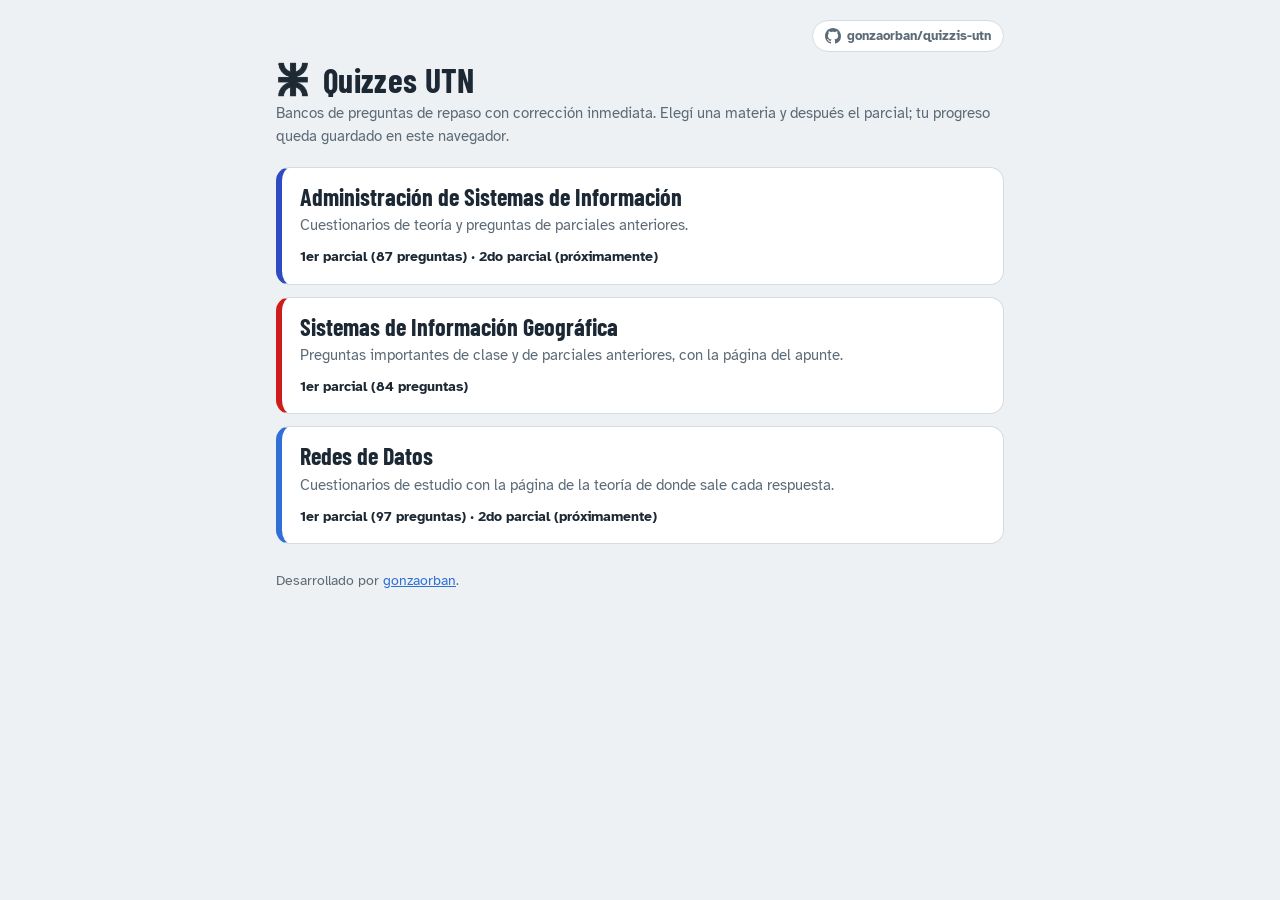
<file: index.html>
<!DOCTYPE html>
<html lang="es">
<head>
<meta charset="utf-8">
<meta name="viewport" content="width=device-width, initial-scale=1, viewport-fit=cover">
<title>Quizzes UTN</title>
<meta name="description" content="Bancos de preguntas de repaso para materias de ISI (UTN FRRe), con corrección inmediata.">
<link rel="preconnect" href="https://fonts.googleapis.com">
<link rel="preconnect" href="https://fonts.gstatic.com" crossorigin>
<link href="https://fonts.googleapis.com/css2?family=Atkinson+Hyperlegible:ital,wght@0,400;0,700;1,400&family=Barlow+Condensed:wght@500;600;700&display=swap" rel="stylesheet">
<link rel="icon" href="favicon.ico" sizes="16x16 32x32 48x48">
<link rel="icon" href="img/favicon-96.png" type="image/png" sizes="96x96">
<link rel="apple-touch-icon" href="apple-touch-icon.png">
<link rel="stylesheet" href="engine/quiz.css">
</head>
<body>
<div class="wrap">
  <div class="topbar end" id="topbar"></div>
  <h1 class="brand"><span class="utn-mark" aria-hidden="true"></span>Quizzes UTN</h1>
  <p class="sub">Bancos de preguntas de repaso con corrección inmediata. Elegí una materia y después el parcial; tu progreso queda guardado en este navegador.</p>
  <ul class="subjects" id="subjects" aria-live="polite"><li class="card empty-state">Cargando materias…</li></ul>
  <footer class="foot">
    <p>Desarrollado por <a href="https://github.com/gonzaorban" target="_blank" rel="noopener noreferrer">gonzaorban</a>.</p>
  </footer>
</div>
<script type="module">
import { esc, repoLink, backToTop } from "./engine/quiz.js";
import { loadSubject, isReady, plural } from "./engine/subject.js";

document.getElementById("topbar").innerHTML = repoLink();
backToTop();

const list = document.getElementById("subjects");

try {
  const res = await fetch("subjects/subjects.json");
  if (!res.ok) throw new Error(`HTTP ${res.status}`);
  const slugs = await res.json();
  const cards = await Promise.all(slugs.map(async (slug) => {
    try {
      const s = await loadSubject(new URL(`subjects/${slug}/`, document.baseURI));
      const exams = s.exams.map((e) => isReady(e)
        ? `${esc(e.name)} (${plural(e.data.questions.length, "pregunta", "preguntas")})`
        : `${esc(e.name)} (próximamente)`);
      return `<li><a class="subject" href="subjects/${esc(slug)}/" style="--sa:${esc(s.accent)}">
        <h2>${esc(s.name)}</h2>
        ${s.description ? `<p>${esc(s.description)}</p>` : ""}
        <p class="counts">${exams.join(" · ")}</p>
      </a></li>`;
    } catch (e) {
      return `<li class="card empty-state">No se pudo cargar «${esc(slug)}» (${esc(e.message)}).</li>`;
    }
  }));
  list.innerHTML = cards.join("");
} catch (e) {
  list.innerHTML = `<li class="card empty-state">No se pudo cargar la lista de materias (${esc(e.message)}).
    Si abriste el archivo directamente, levantá un servidor local: <code>npx serve .</code></li>`;
}
</script>
</body>
</html>
</file>
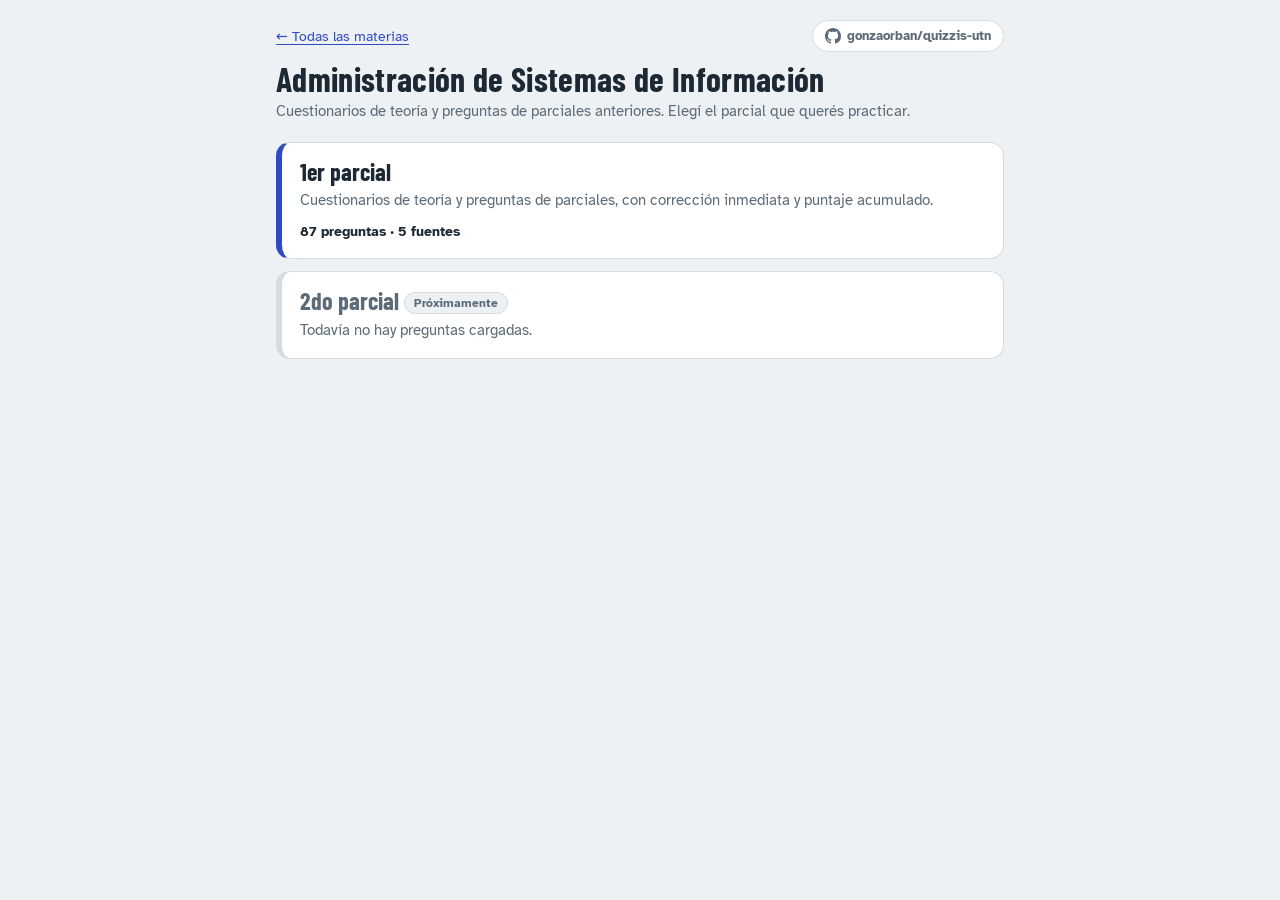
<file: subjects/asi/index.html>
<!DOCTYPE html>
<html lang="es">
<head>
<meta charset="utf-8">
<meta name="viewport" content="width=device-width, initial-scale=1, viewport-fit=cover">
<title>Administración de Sistemas de Información: parciales</title>
<link rel="preconnect" href="https://fonts.googleapis.com">
<link rel="preconnect" href="https://fonts.gstatic.com" crossorigin>
<link href="https://fonts.googleapis.com/css2?family=Atkinson+Hyperlegible:ital,wght@0,400;0,700;1,400&family=Barlow+Condensed:wght@500;600;700&display=swap" rel="stylesheet">
<link rel="icon" href="../../favicon.ico" sizes="16x16 32x32 48x48">
<link rel="icon" href="../../img/favicon-96.png" type="image/png" sizes="96x96">
<link rel="apple-touch-icon" href="../../apple-touch-icon.png">
<link rel="stylesheet" href="../../engine/quiz.css">
<link rel="preload" href="subject.json" as="fetch" crossorigin>
<link rel="modulepreload" href="../../engine/subject.js">
</head>
<body>
<div id="app">
  <div class="wrap" aria-busy="true" aria-label="Cargando parciales">
    <div class="sk sk-title"></div>
    <div class="sk sk-line"></div>
    <div class="card sk-card">
      <div class="sk sk-line short"></div>
      <div class="sk sk-line"></div>
    </div>
  </div>
</div>
<script type="module">
import { initSubject } from "../../engine/subject.js";
initSubject({ slug: "asi" });
</script>
</body>
</html>
</file>
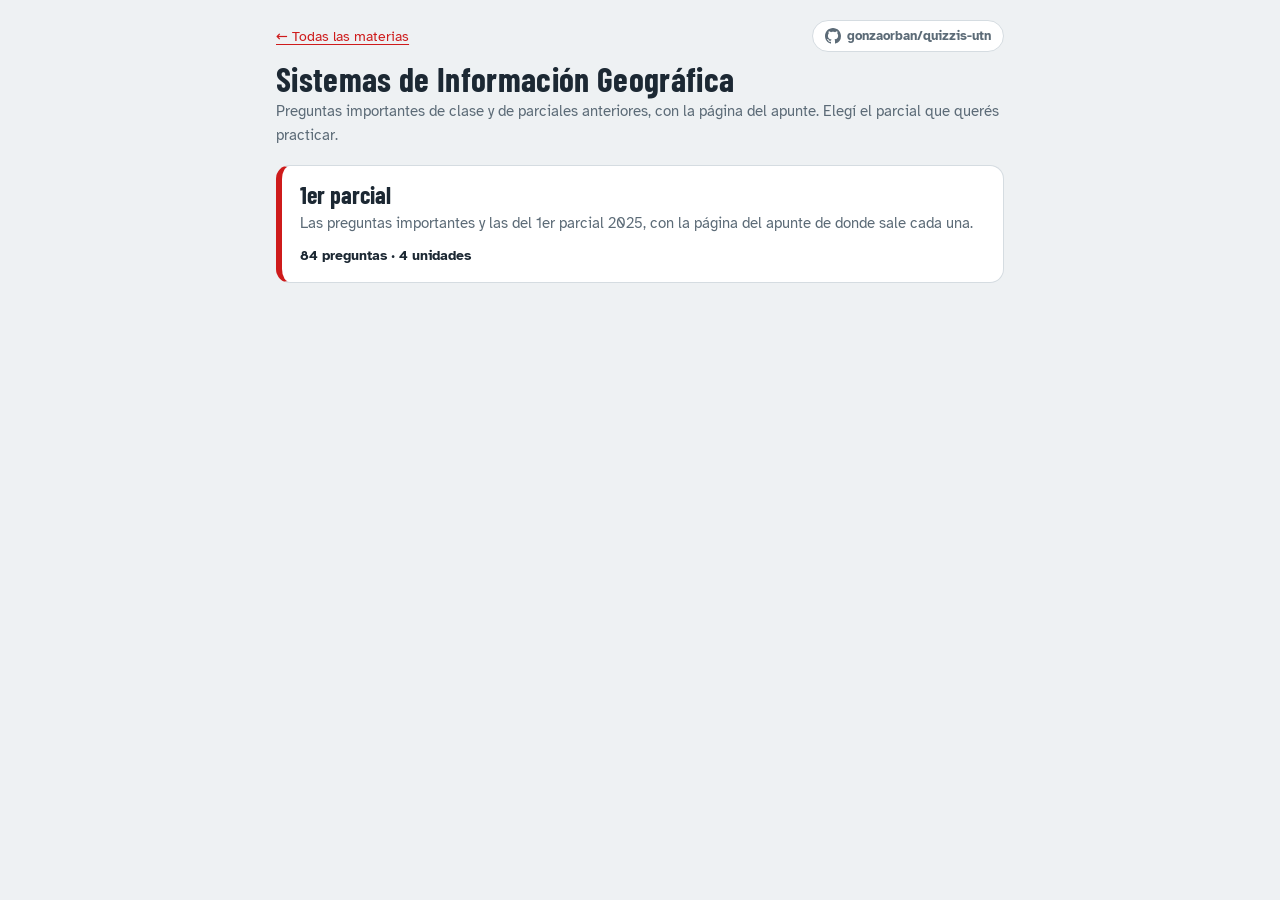
<file: subjects/gis/index.html>
<!DOCTYPE html>
<html lang="es">
<head>
<meta charset="utf-8">
<meta name="viewport" content="width=device-width, initial-scale=1, viewport-fit=cover">
<title>Sistemas de Información Geográfica: parciales</title>
<link rel="preconnect" href="https://fonts.googleapis.com">
<link rel="preconnect" href="https://fonts.gstatic.com" crossorigin>
<link href="https://fonts.googleapis.com/css2?family=Atkinson+Hyperlegible:ital,wght@0,400;0,700;1,400&family=Barlow+Condensed:wght@500;600;700&display=swap" rel="stylesheet">
<link rel="icon" href="../../favicon.ico" sizes="16x16 32x32 48x48">
<link rel="icon" href="../../img/favicon-96.png" type="image/png" sizes="96x96">
<link rel="apple-touch-icon" href="../../apple-touch-icon.png">
<link rel="stylesheet" href="../../engine/quiz.css">
<link rel="preload" href="subject.json" as="fetch" crossorigin>
<link rel="modulepreload" href="../../engine/subject.js">
</head>
<body>
<div id="app">
  <div class="wrap" aria-busy="true" aria-label="Cargando parciales">
    <div class="sk sk-title"></div>
    <div class="sk sk-line"></div>
    <div class="card sk-card">
      <div class="sk sk-line short"></div>
      <div class="sk sk-line"></div>
    </div>
  </div>
</div>
<script type="module">
import { initSubject } from "../../engine/subject.js";
initSubject({ slug: "gis" });
</script>
</body>
</html>
</file>
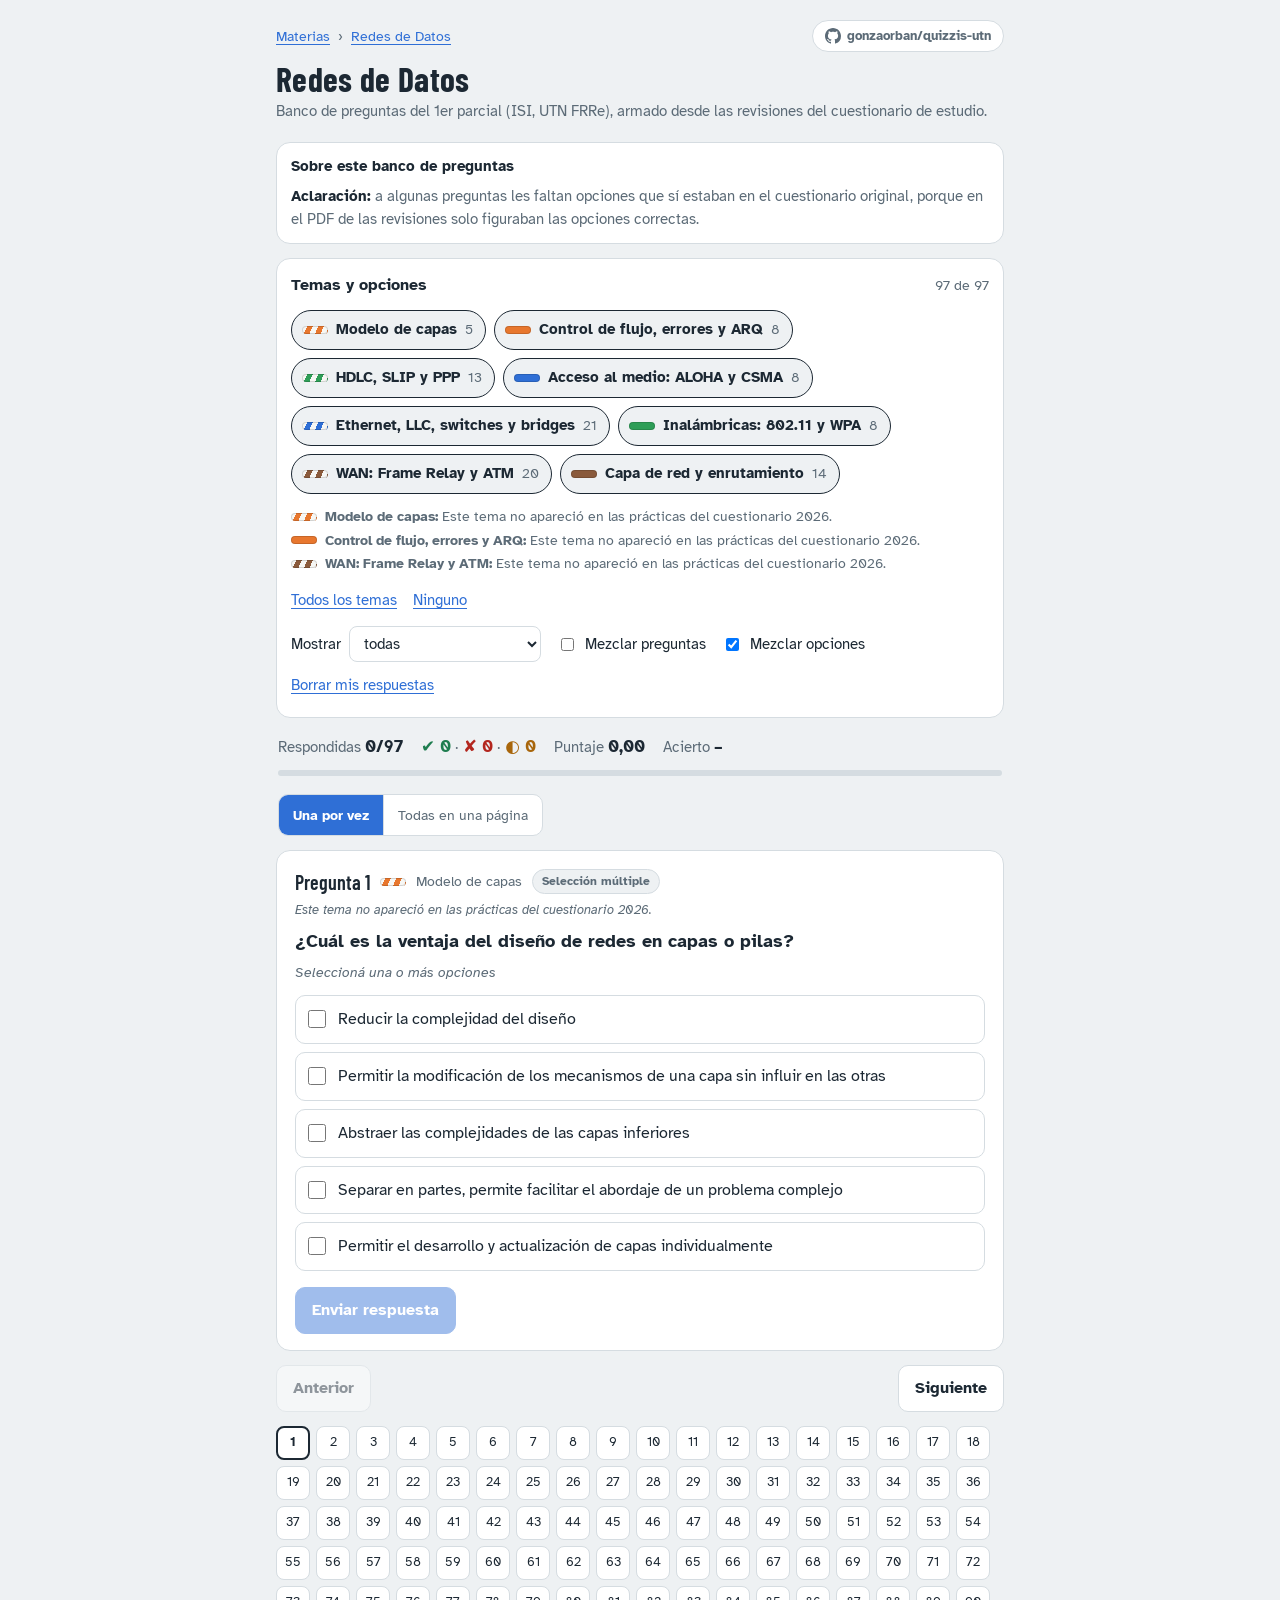
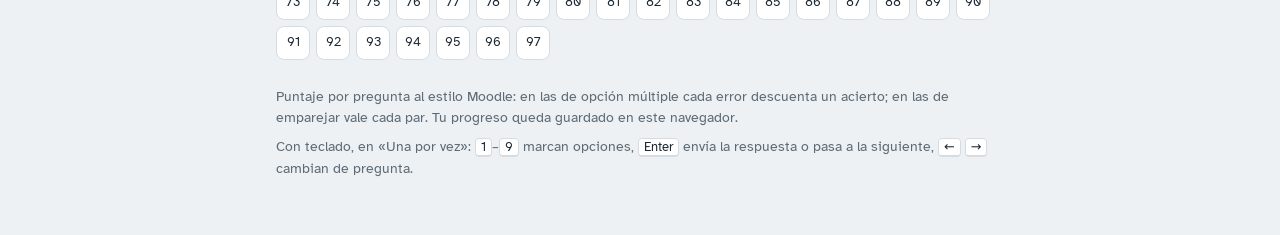
<file: subjects/redes/index.html>
<!DOCTYPE html>
<html lang="es">
<head>
<meta charset="utf-8">
<meta name="viewport" content="width=device-width, initial-scale=1, viewport-fit=cover">
<title>Redes de Datos: cuestionario 1er parcial</title>
<link rel="preconnect" href="https://fonts.googleapis.com">
<link rel="preconnect" href="https://fonts.gstatic.com" crossorigin>
<link href="https://fonts.googleapis.com/css2?family=Atkinson+Hyperlegible:ital,wght@0,400;0,700;1,400&family=Barlow+Condensed:wght@500;600;700&display=swap" rel="stylesheet">
<link rel="icon" href="../../favicon.ico" sizes="16x16 32x32 48x48">
<link rel="icon" href="../../img/favicon-96.png" type="image/png" sizes="96x96">
<link rel="apple-touch-icon" href="../../apple-touch-icon.png">
<link rel="stylesheet" href="../../engine/quiz.css">
<link rel="preload" href="questions.json" as="fetch" crossorigin>
<link rel="modulepreload" href="../../engine/quiz.js">
</head>
<body>
<div id="app">
  <div class="wrap" aria-busy="true" aria-label="Cargando preguntas">
    <div class="sk sk-title"></div>
    <div class="sk sk-line"></div>
    <div class="card sk-card">
      <div class="sk sk-line short"></div>
      <div class="sk sk-line"></div>
      <div class="sk sk-opt"></div>
      <div class="sk sk-opt"></div>
      <div class="sk sk-opt"></div>
    </div>
  </div>
</div>
<script type="module">
import { initQuiz } from "../../engine/quiz.js";
initQuiz({ slug: "redes" });
</script>
</body>
</html>
</file>
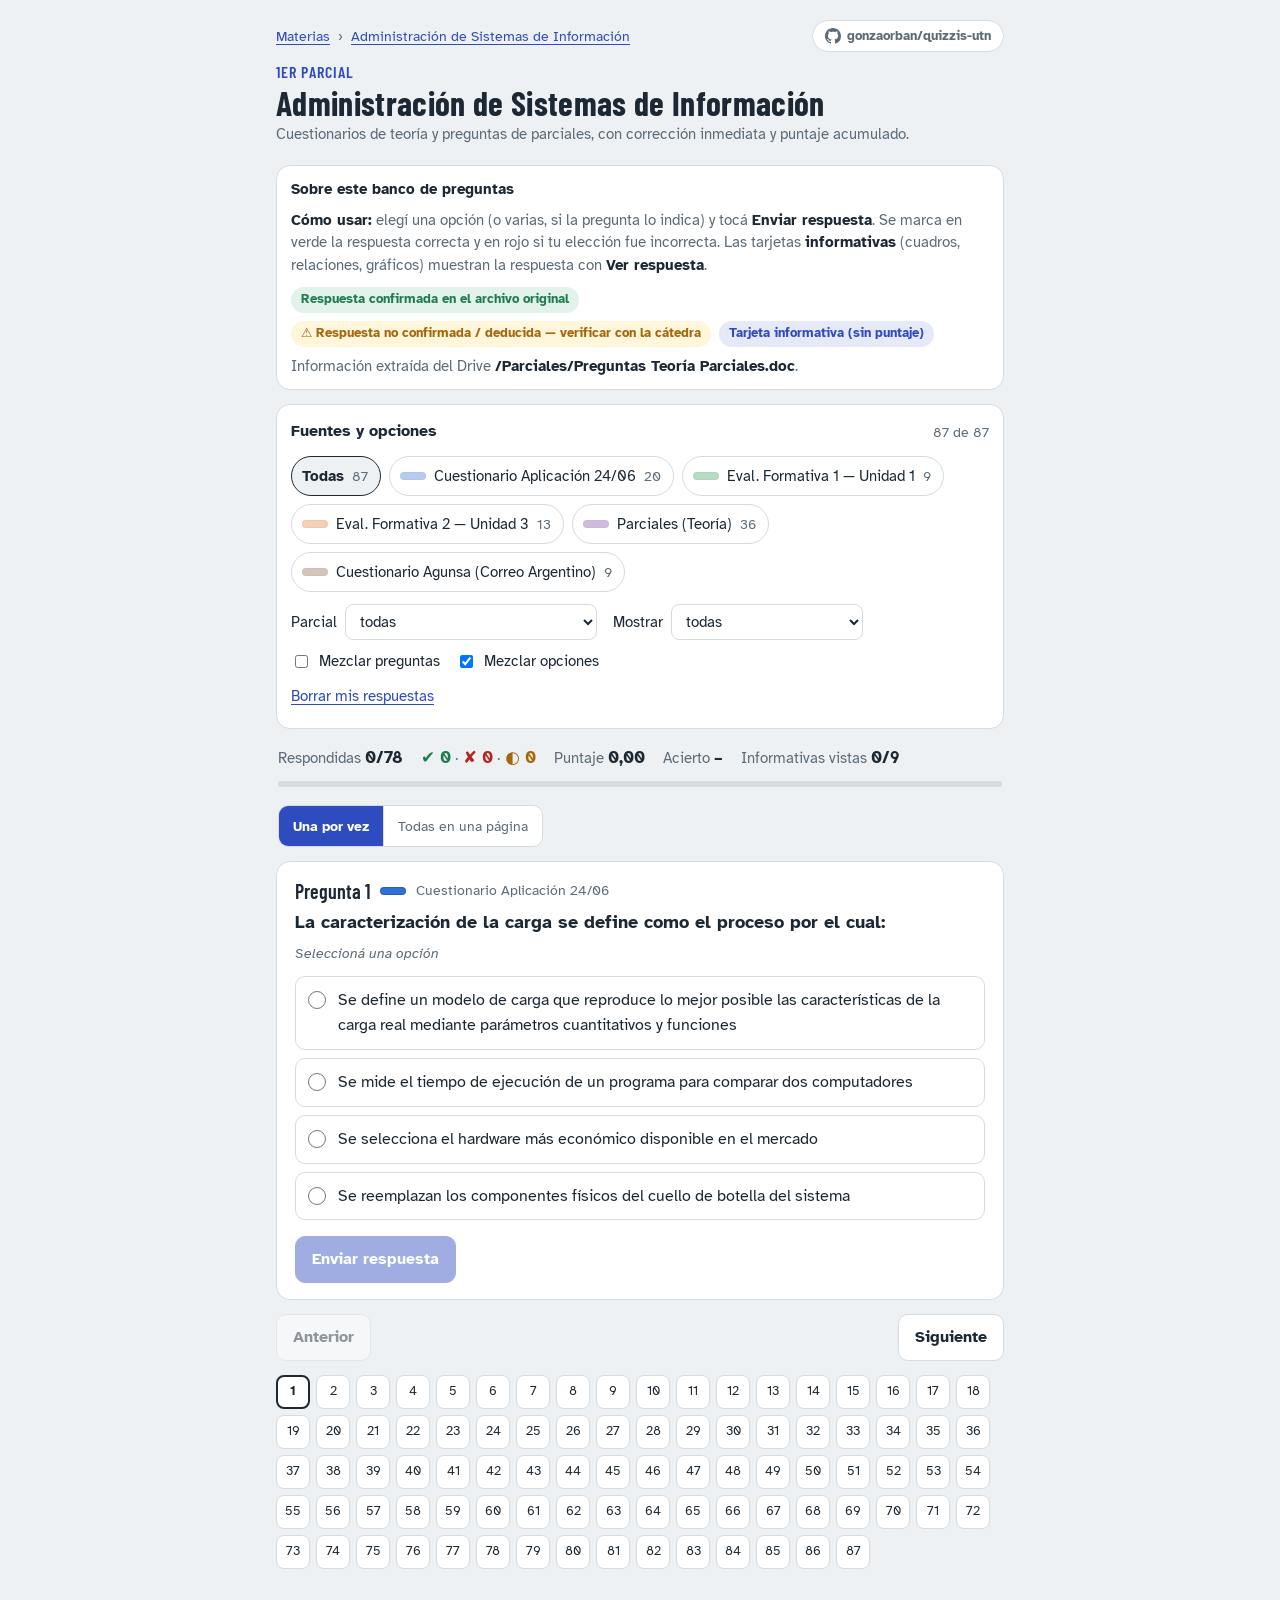
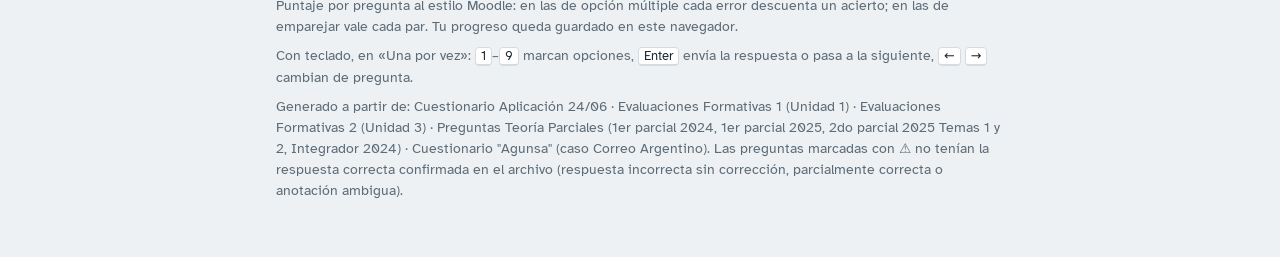
<file: subjects/asi/1er-parcial/index.html>
<!DOCTYPE html>
<html lang="es">
<head>
<meta charset="utf-8">
<meta name="viewport" content="width=device-width, initial-scale=1, viewport-fit=cover">
<title>Administración de Sistemas de Información: 1er parcial</title>
<link rel="preconnect" href="https://fonts.googleapis.com">
<link rel="preconnect" href="https://fonts.gstatic.com" crossorigin>
<link href="https://fonts.googleapis.com/css2?family=Atkinson+Hyperlegible:ital,wght@0,400;0,700;1,400&family=Barlow+Condensed:wght@500;600;700&display=swap" rel="stylesheet">
<link rel="icon" href="../../../favicon.ico" sizes="16x16 32x32 48x48">
<link rel="icon" href="../../../img/favicon-96.png" type="image/png" sizes="96x96">
<link rel="apple-touch-icon" href="../../../apple-touch-icon.png">
<link rel="stylesheet" href="../../../engine/quiz.css">
<link rel="preload" href="questions.json" as="fetch" crossorigin>
<link rel="modulepreload" href="../../../engine/quiz.js">
</head>
<body>
<div id="app">
  <div class="wrap" aria-busy="true" aria-label="Cargando preguntas">
    <div class="sk sk-title"></div>
    <div class="sk sk-line"></div>
    <div class="card sk-card">
      <div class="sk sk-line short"></div>
      <div class="sk sk-line"></div>
      <div class="sk sk-opt"></div>
      <div class="sk sk-opt"></div>
      <div class="sk sk-opt"></div>
    </div>
  </div>
</div>
<script type="module">
import { initQuiz } from "../../../engine/quiz.js";
// legacyKey: progreso guardado antes de separar la materia por parciales
initQuiz({ slug: "asi", exam: "1er-parcial", legacyKey: "quiz-asi-v1" });
</script>
</body>
</html>
</file>
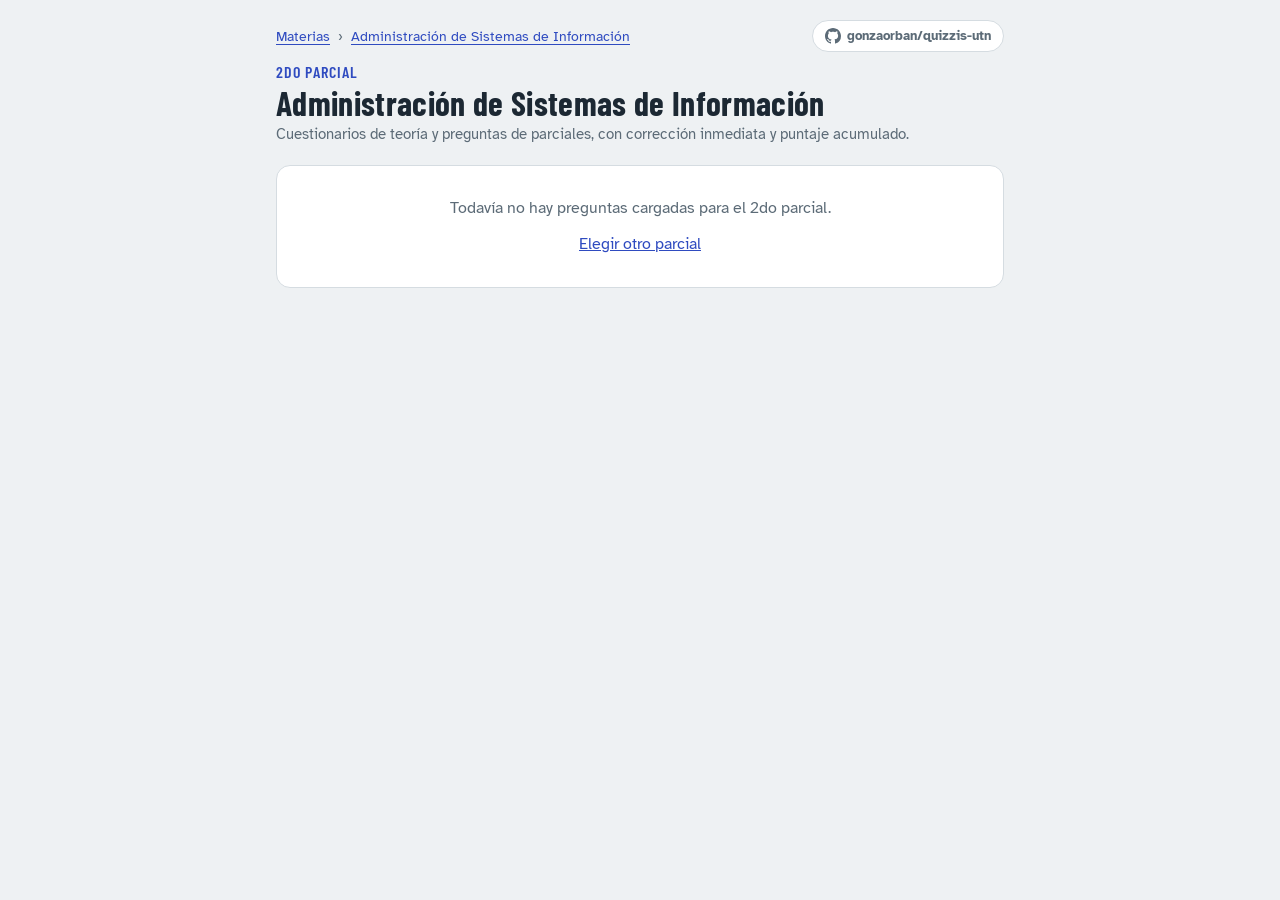
<file: subjects/asi/2do-parcial/index.html>
<!DOCTYPE html>
<html lang="es">
<head>
<meta charset="utf-8">
<meta name="viewport" content="width=device-width, initial-scale=1, viewport-fit=cover">
<title>Administración de Sistemas de Información: 2do parcial</title>
<link rel="preconnect" href="https://fonts.googleapis.com">
<link rel="preconnect" href="https://fonts.gstatic.com" crossorigin>
<link href="https://fonts.googleapis.com/css2?family=Atkinson+Hyperlegible:ital,wght@0,400;0,700;1,400&family=Barlow+Condensed:wght@500;600;700&display=swap" rel="stylesheet">
<link rel="icon" href="../../../favicon.ico" sizes="16x16 32x32 48x48">
<link rel="icon" href="../../../img/favicon-96.png" type="image/png" sizes="96x96">
<link rel="apple-touch-icon" href="../../../apple-touch-icon.png">
<link rel="stylesheet" href="../../../engine/quiz.css">
<link rel="preload" href="questions.json" as="fetch" crossorigin>
<link rel="modulepreload" href="../../../engine/quiz.js">
</head>
<body>
<div id="app">
  <div class="wrap" aria-busy="true" aria-label="Cargando preguntas">
    <div class="sk sk-title"></div>
    <div class="sk sk-line"></div>
    <div class="card sk-card">
      <div class="sk sk-line short"></div>
      <div class="sk sk-line"></div>
      <div class="sk sk-opt"></div>
      <div class="sk sk-opt"></div>
      <div class="sk sk-opt"></div>
    </div>
  </div>
</div>
<script type="module">
import { initQuiz } from "../../../engine/quiz.js";
initQuiz({ slug: "asi", exam: "2do-parcial" });
</script>
</body>
</html>
</file>
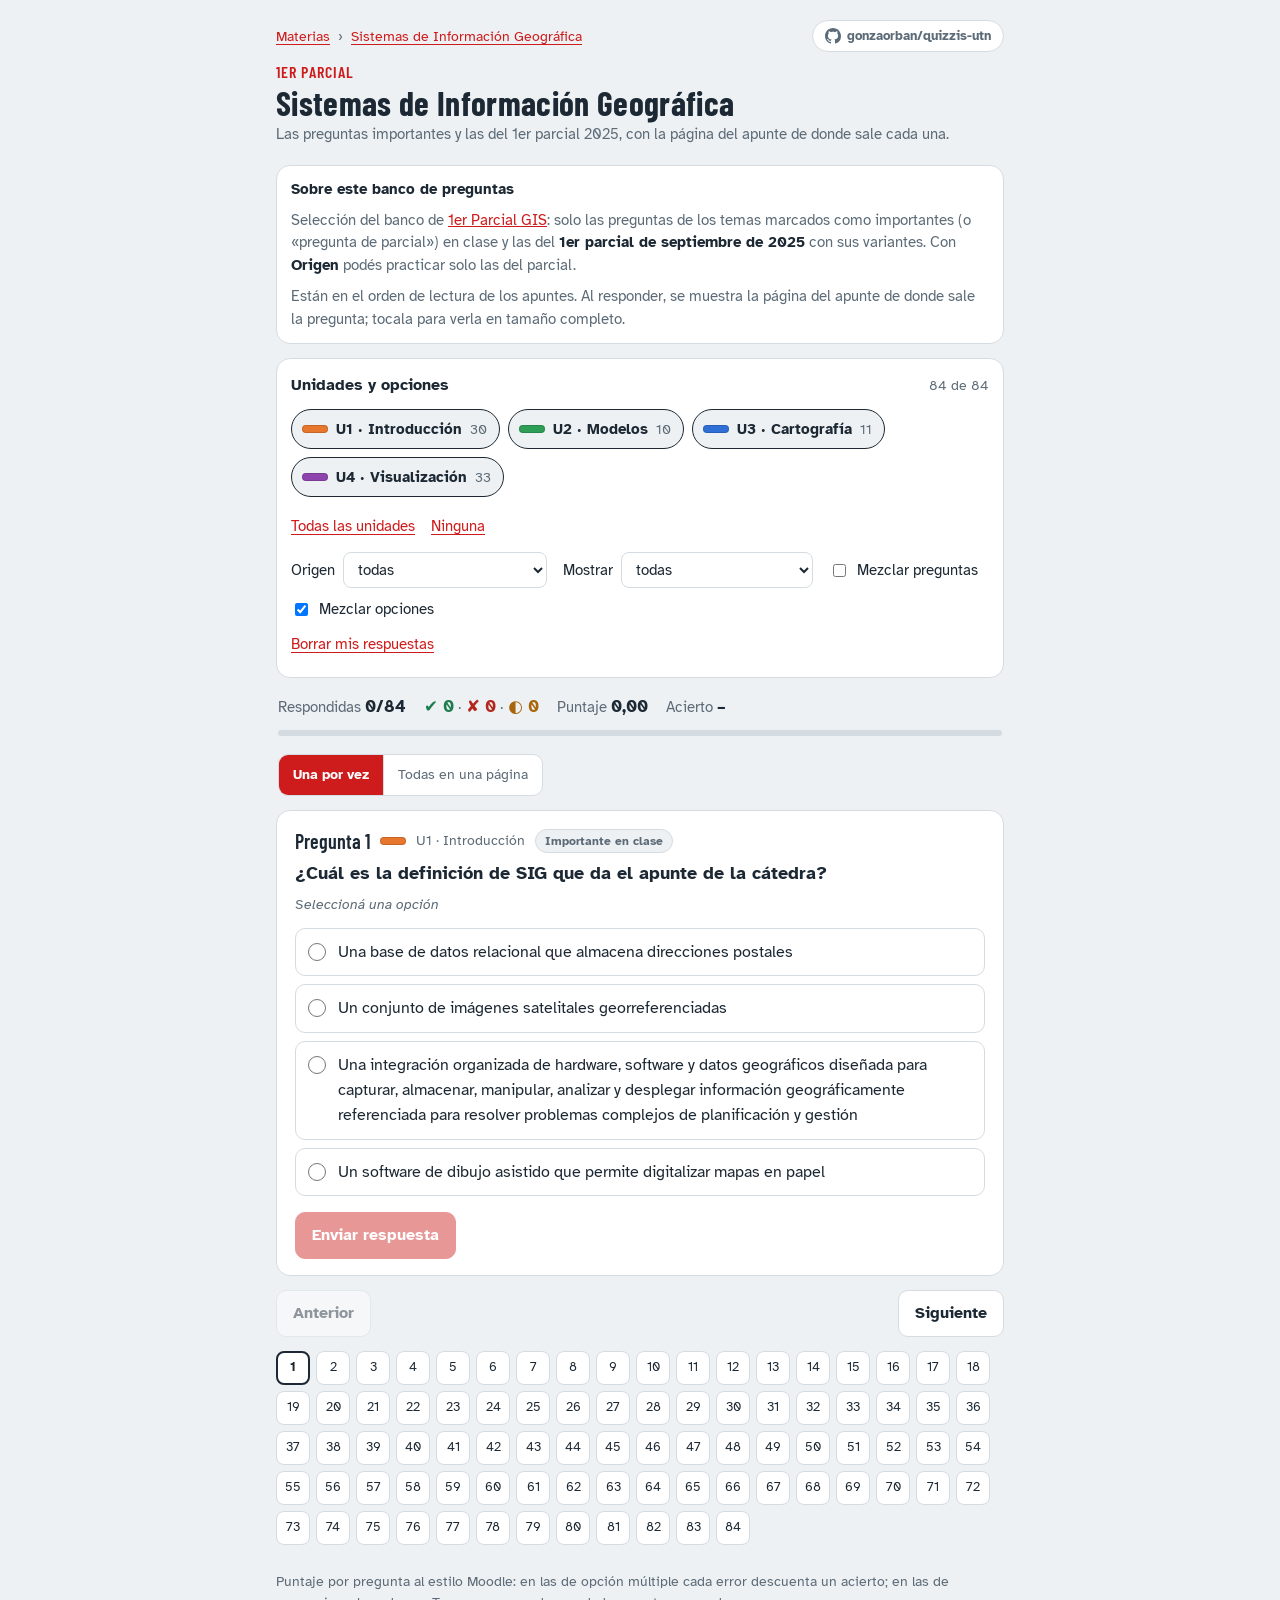
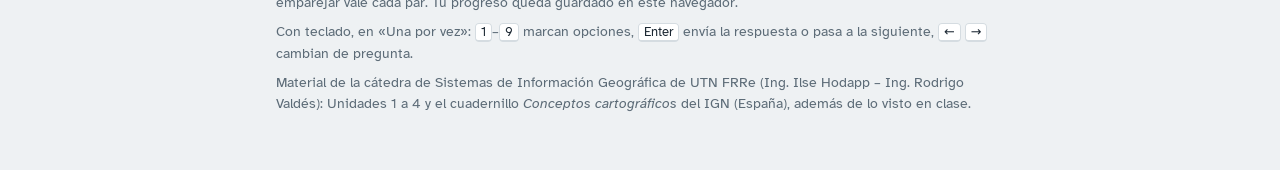
<file: subjects/gis/1er-parcial/index.html>
<!DOCTYPE html>
<html lang="es">
<head>
<meta charset="utf-8">
<meta name="viewport" content="width=device-width, initial-scale=1, viewport-fit=cover">
<title>Sistemas de Información Geográfica: 1er parcial</title>
<link rel="preconnect" href="https://fonts.googleapis.com">
<link rel="preconnect" href="https://fonts.gstatic.com" crossorigin>
<link href="https://fonts.googleapis.com/css2?family=Atkinson+Hyperlegible:ital,wght@0,400;0,700;1,400&family=Barlow+Condensed:wght@500;600;700&display=swap" rel="stylesheet">
<link rel="icon" href="../../../favicon.ico" sizes="16x16 32x32 48x48">
<link rel="icon" href="../../../img/favicon-96.png" type="image/png" sizes="96x96">
<link rel="apple-touch-icon" href="../../../apple-touch-icon.png">
<link rel="stylesheet" href="../../../engine/quiz.css">
<link rel="preload" href="questions.json" as="fetch" crossorigin>
<link rel="modulepreload" href="../../../engine/quiz.js">
</head>
<body>
<div id="app">
  <div class="wrap" aria-busy="true" aria-label="Cargando preguntas">
    <div class="sk sk-title"></div>
    <div class="sk sk-line"></div>
    <div class="card sk-card">
      <div class="sk sk-line short"></div>
      <div class="sk sk-line"></div>
      <div class="sk sk-opt"></div>
      <div class="sk sk-opt"></div>
      <div class="sk sk-opt"></div>
    </div>
  </div>
</div>
<script type="module">
import { initQuiz } from "../../../engine/quiz.js";
// legacyKey: progreso guardado antes de separar la materia por parciales
initQuiz({ slug: "gis", exam: "1er-parcial", legacyKey: "quiz-gis-v1" });
</script>
</body>
</html>
</file>
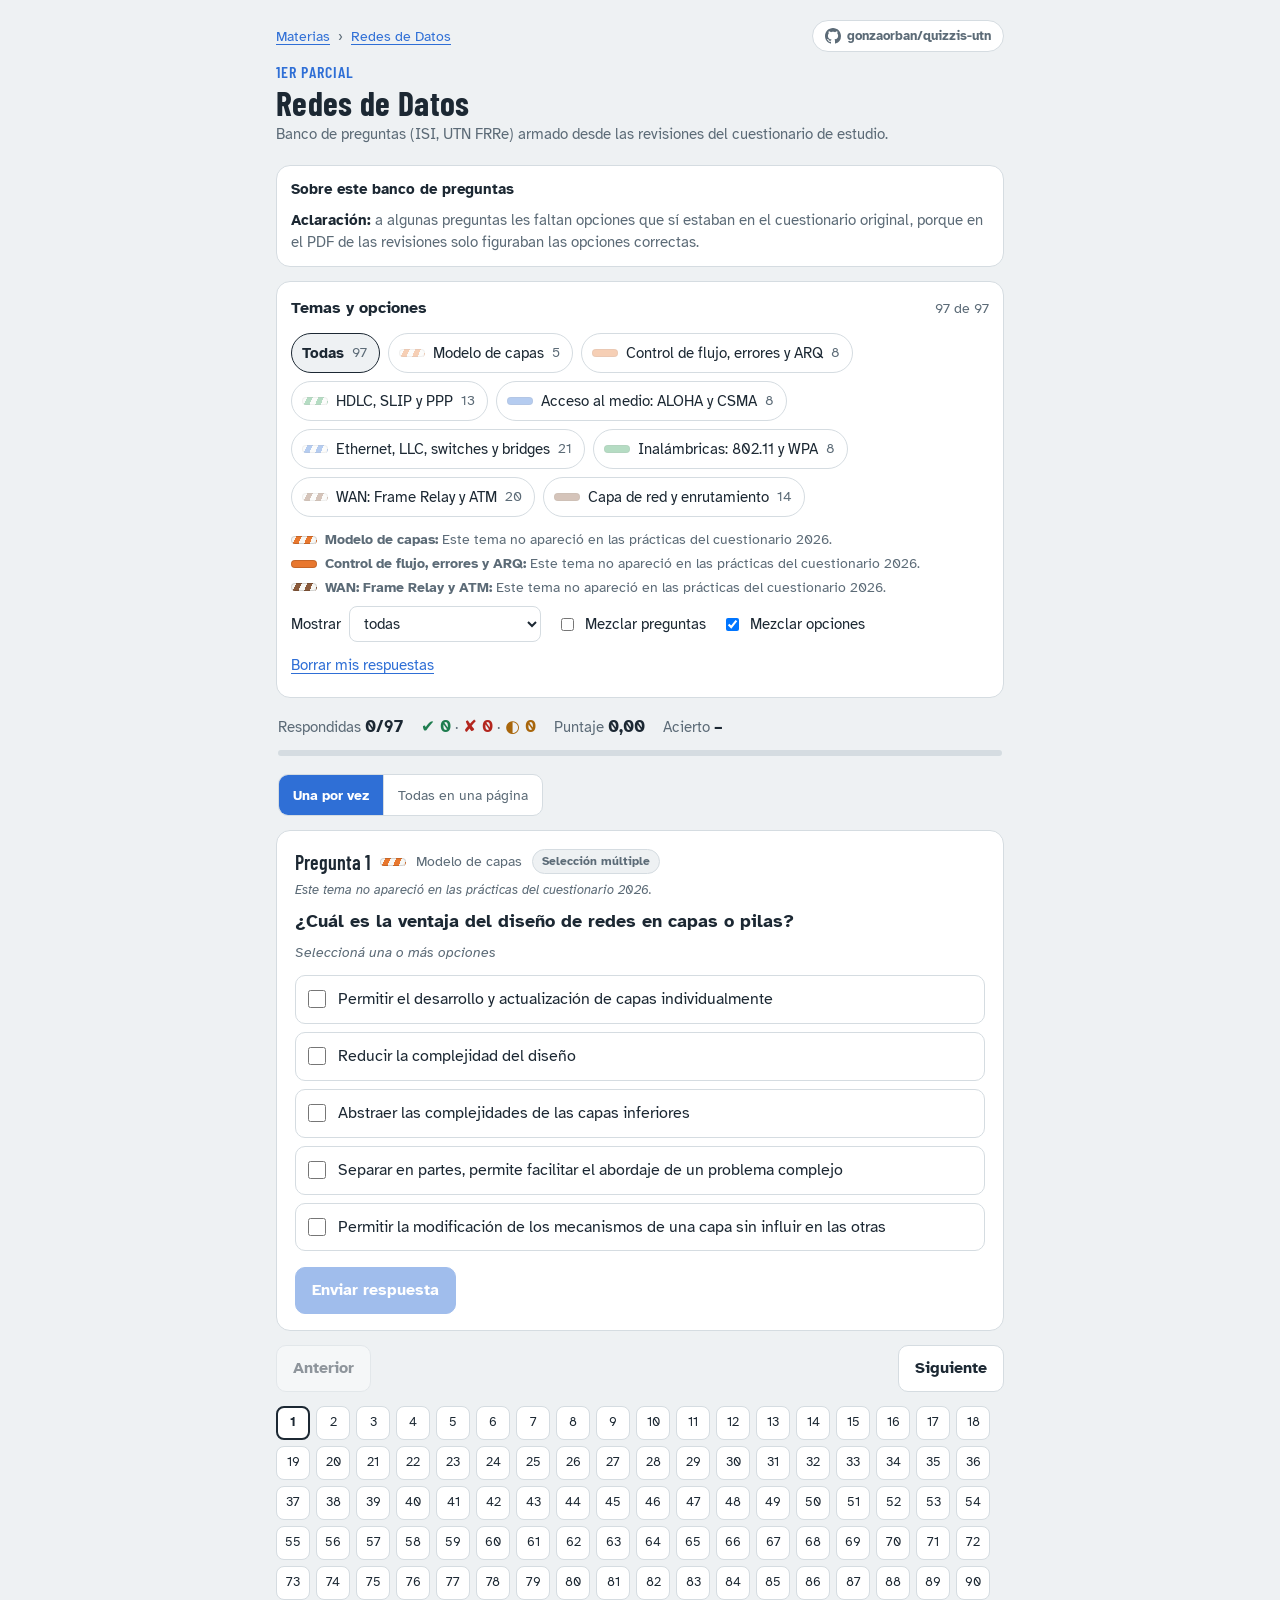
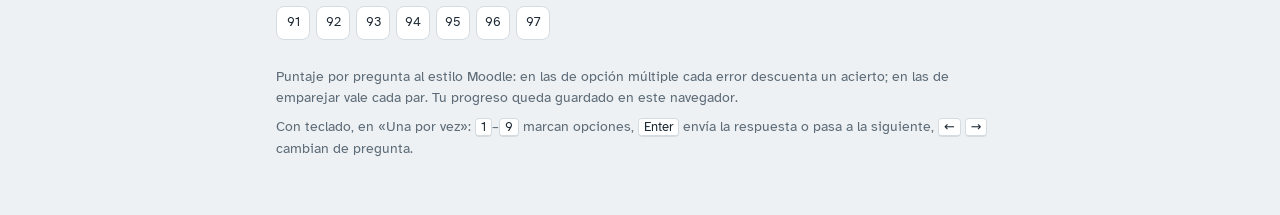
<file: subjects/redes/1er-parcial/index.html>
<!DOCTYPE html>
<html lang="es">
<head>
<meta charset="utf-8">
<meta name="viewport" content="width=device-width, initial-scale=1, viewport-fit=cover">
<title>Redes de Datos: 1er parcial</title>
<link rel="preconnect" href="https://fonts.googleapis.com">
<link rel="preconnect" href="https://fonts.gstatic.com" crossorigin>
<link href="https://fonts.googleapis.com/css2?family=Atkinson+Hyperlegible:ital,wght@0,400;0,700;1,400&family=Barlow+Condensed:wght@500;600;700&display=swap" rel="stylesheet">
<link rel="icon" href="../../../favicon.ico" sizes="16x16 32x32 48x48">
<link rel="icon" href="../../../img/favicon-96.png" type="image/png" sizes="96x96">
<link rel="apple-touch-icon" href="../../../apple-touch-icon.png">
<link rel="stylesheet" href="../../../engine/quiz.css">
<link rel="preload" href="questions.json" as="fetch" crossorigin>
<link rel="modulepreload" href="../../../engine/quiz.js">
</head>
<body>
<div id="app">
  <div class="wrap" aria-busy="true" aria-label="Cargando preguntas">
    <div class="sk sk-title"></div>
    <div class="sk sk-line"></div>
    <div class="card sk-card">
      <div class="sk sk-line short"></div>
      <div class="sk sk-line"></div>
      <div class="sk sk-opt"></div>
      <div class="sk sk-opt"></div>
      <div class="sk sk-opt"></div>
    </div>
  </div>
</div>
<script type="module">
import { initQuiz } from "../../../engine/quiz.js";
// legacyKey: progreso guardado antes de separar la materia por parciales
initQuiz({ slug: "redes", exam: "1er-parcial", legacyKey: "quiz-redes-v1" });
</script>
</body>
</html>
</file>
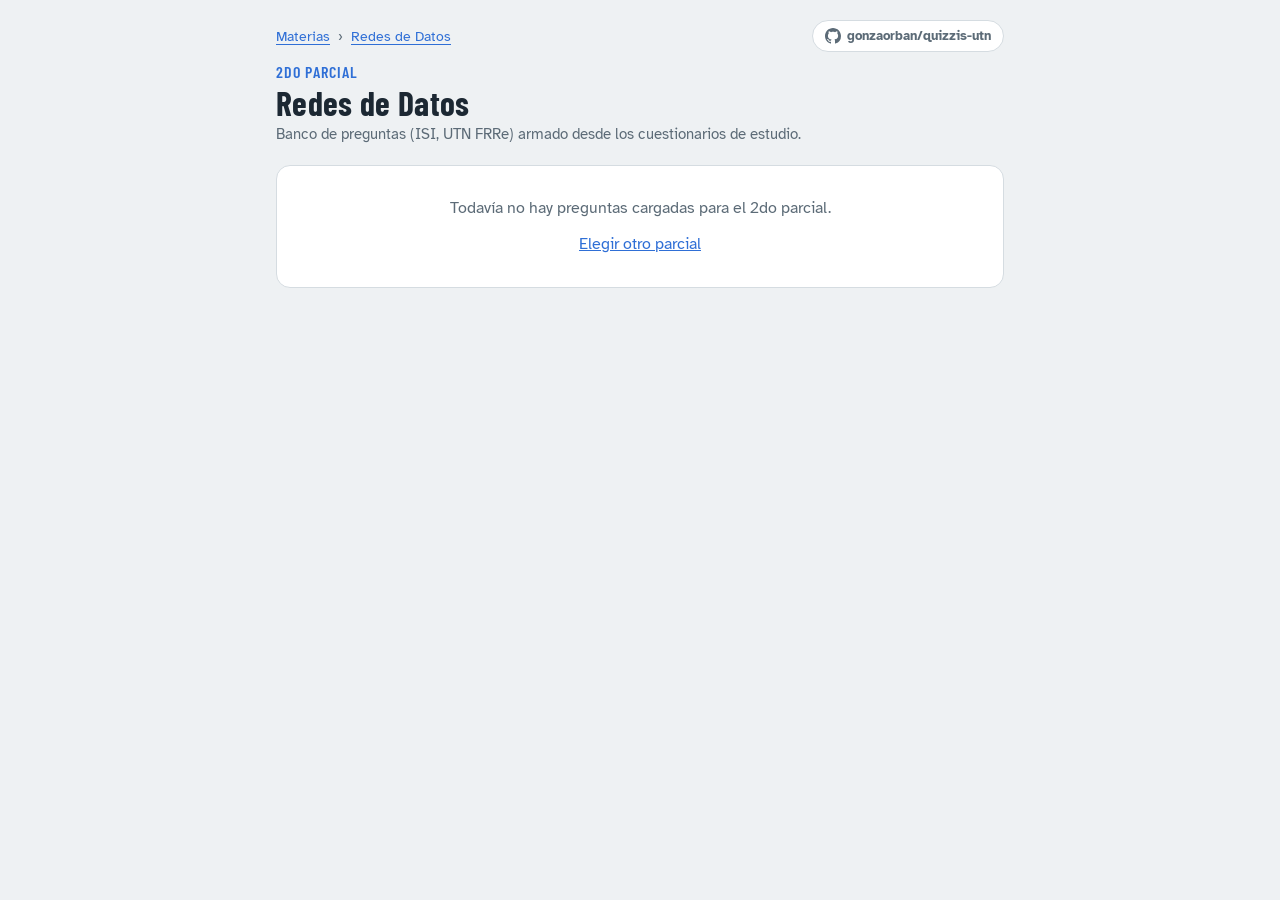
<file: subjects/redes/2do-parcial/index.html>
<!DOCTYPE html>
<html lang="es">
<head>
<meta charset="utf-8">
<meta name="viewport" content="width=device-width, initial-scale=1, viewport-fit=cover">
<title>Redes de Datos: 2do parcial</title>
<link rel="preconnect" href="https://fonts.googleapis.com">
<link rel="preconnect" href="https://fonts.gstatic.com" crossorigin>
<link href="https://fonts.googleapis.com/css2?family=Atkinson+Hyperlegible:ital,wght@0,400;0,700;1,400&family=Barlow+Condensed:wght@500;600;700&display=swap" rel="stylesheet">
<link rel="icon" href="../../../favicon.ico" sizes="16x16 32x32 48x48">
<link rel="icon" href="../../../img/favicon-96.png" type="image/png" sizes="96x96">
<link rel="apple-touch-icon" href="../../../apple-touch-icon.png">
<link rel="stylesheet" href="../../../engine/quiz.css">
<link rel="preload" href="questions.json" as="fetch" crossorigin>
<link rel="modulepreload" href="../../../engine/quiz.js">
</head>
<body>
<div id="app">
  <div class="wrap" aria-busy="true" aria-label="Cargando preguntas">
    <div class="sk sk-title"></div>
    <div class="sk sk-line"></div>
    <div class="card sk-card">
      <div class="sk sk-line short"></div>
      <div class="sk sk-line"></div>
      <div class="sk sk-opt"></div>
      <div class="sk sk-opt"></div>
      <div class="sk sk-opt"></div>
    </div>
  </div>
</div>
<script type="module">
import { initQuiz } from "../../../engine/quiz.js";
initQuiz({ slug: "redes", exam: "2do-parcial" });
</script>
</body>
</html>
</file>
<file: engine/quiz.css>
/* Shared design for every subject. Per-subject accent comes from questions.json
   (set as --accent-light / --accent-dark on :root by quiz.js). */
:root{
  --bg:#EEF1F3; --surface:#FFFFFF; --ink:#1C2833; --muted:#5C6B77; --line:#D5DCE1;
  --accent-light:#2F6FD6; --accent-dark:#5B8FE6;
  --accent:var(--accent-light); --accent-ink:#FFFFFF;
  --ok:#1E7D4F; --ok-bg:#E3F2EA; --bad:#B3261E; --bad-bg:#FBE6E4; --part:#A8660B; --part-bg:#FBEFD9;
  --note-bg:#FFF6DB; --note-line:#E0B84A; --stripe:#F7F7F4;
  box-sizing:border-box;
  padding-top:env(safe-area-inset-top,0px); padding-bottom:env(safe-area-inset-bottom,0px);
}
@media (prefers-color-scheme: dark){
  :root:not([data-theme="light"]){
    --bg:#12181D; --surface:#1A2229; --ink:#E6ECF0; --muted:#9AA8B3; --line:#2C3740;
    --accent:var(--accent-dark); --accent-ink:#0E1419;
    --ok:#5CC48D; --ok-bg:#16342A; --bad:#F08A80; --bad-bg:#3A1D1B; --part:#E6B25C; --part-bg:#3A2D14;
    --note-bg:#33291A; --note-line:#8D6E2B; --stripe:#D9DAD6;
  }
}
:root[data-theme="dark"]{
  --bg:#12181D; --surface:#1A2229; --ink:#E6ECF0; --muted:#9AA8B3; --line:#2C3740;
  --accent:var(--accent-dark); --accent-ink:#0E1419;
  --ok:#5CC48D; --ok-bg:#16342A; --bad:#F08A80; --bad-bg:#3A1D1B; --part:#E6B25C; --part-bg:#3A2D14;
  --note-bg:#33291A; --note-line:#8D6E2B; --stripe:#D9DAD6;
}
*,*::before,*::after{box-sizing:border-box}
/* 56px: room for the "Volver arriba" pill, so a card scrolled into view isn't hidden under it */
html{scroll-padding-top:calc(env(safe-area-inset-top,0px) + 56px)}
body{margin:0;background:var(--bg);color:var(--ink);font:400 16px/1.55 "Atkinson Hyperlegible",system-ui,-apple-system,"Segoe UI",sans-serif;-webkit-font-smoothing:antialiased}
button,select,input{font:inherit;color:inherit}
a{color:var(--accent)}
.wrap{max-width:760px;margin:0 auto;padding:20px 16px 48px}
h1{font:700 2.1rem/1 "Barlow Condensed","Arial Narrow",sans-serif;letter-spacing:.01em;margin:4px 0 4px}
.sub{color:var(--muted);margin:0 0 18px;font-size:.95rem}
.topbar{display:flex;flex-wrap:wrap;align-items:center;justify-content:space-between;gap:8px 12px;margin-bottom:10px}
.topbar.end{justify-content:flex-end}
.home{display:inline-block;font-size:.9rem;text-underline-offset:3px}
.crumbs{display:flex;flex-wrap:wrap;align-items:center;gap:4px 8px;font-size:.9rem;color:var(--muted)}
.crumbs a{text-underline-offset:3px}
.kicker{margin:4px 0 0;font:600 1rem/1.2 "Barlow Condensed","Arial Narrow",sans-serif;letter-spacing:.06em;text-transform:uppercase;color:var(--accent)}
.repo{display:inline-flex;align-items:center;gap:6px;background:var(--surface);border:1px solid var(--line);border-radius:999px;padding:5px 12px;min-height:32px;font-size:.82rem;font-weight:700;color:var(--muted);text-decoration:none;transition:border-color .15s,color .15s}
.repo:hover{border-color:var(--accent);color:var(--accent)}
.repo svg{width:16px;height:16px;fill:currentColor;flex:none}

/* subject intro (about paragraphs from questions.json) */
.intro{background:var(--surface);border:1px solid var(--line);border-radius:14px;padding:12px 14px;margin:0 0 14px;font-size:.92rem;color:var(--muted)}
.intro summary{cursor:pointer;font-weight:700;color:var(--ink);list-style:none}
.intro summary::-webkit-details-marker{display:none}
.intro p{margin:8px 0 0}
.intro b{color:var(--ink)}
.legend{display:flex;flex-wrap:wrap;gap:8px;margin-top:10px}
.legend span{font-size:.8rem;padding:3px 10px;border-radius:999px;font-weight:700}
.lg-ok{background:var(--ok-bg);color:var(--ok)}
.lg-warn{background:var(--note-bg);color:var(--part)}
.lg-info{background:color-mix(in srgb,var(--accent) 12%,transparent);color:var(--accent)}

/* topic swatch: solid, or striped like a T568B wire */
.wire{display:inline-block;width:26px;height:8px;border-radius:4px;flex:none;box-shadow:inset 0 0 0 1px rgba(0,0,0,.15);background:var(--tc)}
.wire.striped{background:repeating-linear-gradient(115deg,var(--stripe) 0 5px,var(--tc) 5px 10px)}

.filters{background:var(--surface);border:1px solid var(--line);border-radius:14px;padding:14px}
.filters summary{cursor:pointer;font-weight:700;list-style:none;display:flex;justify-content:space-between;align-items:center}
.filters summary::-webkit-details-marker{display:none}
.filters summary .hint{font-weight:400;color:var(--muted);font-size:.9rem}
.chips{display:flex;flex-wrap:wrap;gap:8px;margin:12px 0}
.chip{display:inline-flex;align-items:center;gap:8px;border:1px solid var(--line);background:transparent;border-radius:999px;padding:7px 12px 7px 10px;cursor:pointer;font-size:.92rem;min-height:40px;text-align:left}
.chip[aria-pressed="true"]{border-color:var(--ink);background:var(--bg);font-weight:700}
.chip[aria-pressed="false"] .wire{opacity:.35}
.chip .n{color:var(--muted);font-weight:400;font-size:.85rem}
.topic-notes{margin:0 0 8px;padding:0;list-style:none;font-size:.88rem;color:var(--muted)}
.topic-notes li{display:flex;gap:8px;align-items:center;margin:2px 0}
.row{display:flex;flex-wrap:wrap;gap:10px 16px;align-items:center}
.row label{display:inline-flex;align-items:center;gap:8px;font-size:.93rem}
select{background:var(--surface);border:1px solid var(--line);border-radius:8px;padding:7px 10px;max-width:100%}
.linkbtn{background:none;border:none;color:var(--accent);cursor:pointer;padding:6px 0;font-size:.93rem;text-decoration:underline;text-underline-offset:3px}

.stats{display:flex;gap:6px 18px;flex-wrap:wrap;margin:16px 2px 10px;color:var(--muted);font-size:.92rem}
.stats b{color:var(--ink);font-size:1.05rem}
.stats .c-ok{color:var(--ok)} .stats .c-bad{color:var(--bad)} .stats .c-part{color:var(--part)}
.bar{height:6px;border-radius:3px;background:var(--line);overflow:hidden;margin:0 2px 18px}
.bar i{display:block;height:100%;background:var(--accent);width:0;transition:width .25s}

.card{background:var(--surface);border:1px solid var(--line);border-radius:14px;padding:18px 18px 16px}
.meta{display:flex;align-items:center;gap:6px 10px;color:var(--muted);font-size:.88rem;margin-bottom:8px;flex-wrap:wrap}
.qnum{font:600 1.25rem/1 "Barlow Condensed","Arial Narrow",sans-serif;color:var(--ink)}
.badge{font-size:.76rem;font-weight:700;padding:2px 9px;border-radius:999px;background:var(--bg);border:1px solid var(--line);color:var(--muted)}
.badge.info{background:color-mix(in srgb,var(--accent) 12%,transparent);border-color:transparent;color:var(--accent)}
.tnote{flex-basis:100%;font-size:.84rem;font-style:italic}
.qtext{font-size:1.12rem;font-weight:700;margin:4px 0 6px;line-height:1.45;white-space:pre-line}
.kind{color:var(--muted);font-size:.9rem;margin:0 0 12px;font-style:italic}
.opts{display:flex;flex-direction:column;gap:8px}
.opt{display:flex;gap:12px;align-items:flex-start;border:1px solid var(--line);border-radius:10px;padding:11px 12px;cursor:pointer;position:relative}
.opt input{margin:3px 0 0;width:18px;height:18px;flex:none;accent-color:var(--accent)}
.opt:has(input:checked){border-color:var(--accent);background:color-mix(in srgb,var(--accent) 8%,transparent)}
.opt.locked{cursor:default}
.opt.locked.is-ok,.opt.locked.is-ok:has(input:checked){border-color:var(--ok);background:var(--ok-bg)}
.opt.locked.is-bad,.opt.locked.is-bad:has(input:checked){border-color:var(--bad);background:var(--bad-bg)}
.opt.is-missed{border-color:var(--ok);border-style:dashed}
.opt .tag{margin-left:auto;font-size:.8rem;font-weight:700;white-space:nowrap;padding-left:8px}
.is-ok .tag{color:var(--ok)} .is-bad .tag{color:var(--bad)} .is-missed .tag{color:var(--ok)}
.pair{border:1px solid var(--line);border-radius:10px;padding:11px 12px;display:flex;flex-direction:column;gap:8px}
.pair .stem{font-weight:700}
.pair select{width:100%}
.pair.is-ok{border-color:var(--ok);background:var(--ok-bg)}
.pair.is-bad{border-color:var(--bad);background:var(--bad-bg)}
.pair .fix{font-size:.9rem;color:var(--ok)}

.actions{display:flex;gap:10px;margin-top:16px;flex-wrap:wrap;align-items:center}
.btn{border:1px solid var(--line);background:var(--surface);border-radius:10px;padding:10px 16px;cursor:pointer;font-weight:700;min-height:44px}
.btn.primary{background:var(--accent);border-color:var(--accent);color:var(--accent-ink)}
.btn:disabled{opacity:.45;cursor:not-allowed}
.btn:focus-visible,.chip:focus-visible,.opt:focus-within,.dot:focus-visible,select:focus-visible,.linkbtn:focus-visible,a:focus-visible,.repo:focus-visible,summary:focus-visible,.subject:focus-visible{outline:3px solid color-mix(in srgb,var(--accent) 55%,transparent);outline-offset:2px}
.unscored{color:var(--bad);font-weight:700;font-size:.93rem}

.review{margin-top:16px;border-top:1px solid var(--line);padding-top:14px;animation:reveal .25s ease-out}
.review:focus{outline:none}
@keyframes reveal{from{opacity:0;transform:translateY(4px)}to{opacity:1;transform:none}}
.verdict{display:inline-block;font-weight:700;border-radius:8px;padding:4px 10px;margin-bottom:10px}
.verdict.ok{background:var(--ok-bg);color:var(--ok)} .verdict.bad{background:var(--bad-bg);color:var(--bad)} .verdict.part{background:var(--part-bg);color:var(--part)}
.review h3{font-size:.95rem;margin:12px 0 4px}
.review p{margin:0 0 6px}
.review ul{margin:0;padding-left:20px}
.answer{border-left:4px solid var(--ok);background:var(--ok-bg);padding:8px 12px;border-radius:0 8px 8px 0;white-space:pre-line}
.fb{border-left:4px solid var(--accent);padding:8px 12px;background:color-mix(in srgb,var(--accent) 7%,transparent);border-radius:0 8px 8px 0;white-space:pre-line}
.fb.empty{border-left-color:var(--line);background:transparent;color:var(--muted);font-style:italic}
.note{border-left:4px solid var(--note-line);background:var(--note-bg);padding:8px 12px;border-radius:0 8px 8px 0;margin-top:10px;font-size:.93rem;white-space:pre-line}
.figure{margin:12px 0 0}
.figure img{display:block;width:100%;max-width:640px;height:auto;margin:0 auto;border:1px solid var(--line);border-radius:10px;background:#fff}
.figure figcaption{font-size:.8rem;font-weight:700;color:var(--muted);text-align:center;margin-bottom:6px}
.source{margin-top:12px;font-size:.93rem}
.source a{font-weight:700;text-underline-offset:3px}
.source-page{margin-bottom:10px}
.source-page a{display:block;cursor:zoom-in}
.source-page img{max-width:100%}

.viewmode{display:flex;gap:0;margin:0 2px 14px;border:1px solid var(--line);border-radius:10px;overflow:hidden;background:var(--surface);width:fit-content;max-width:100%}
.seg{border:none;background:transparent;padding:8px 14px;min-height:40px;cursor:pointer;font-size:.9rem;color:var(--muted)}
.seg + .seg{border-left:1px solid var(--line)}
.seg[aria-pressed="true"]{background:var(--accent);color:var(--accent-ink);font-weight:700}
.seg:focus-visible{outline:3px solid color-mix(in srgb,var(--accent) 55%,transparent);outline-offset:-3px}
#main > .card + .card{margin-top:14px}
.card[data-p]{scroll-margin-top:12px}

.nav{display:flex;justify-content:space-between;gap:10px;margin:14px 0}
.grid{display:flex;flex-wrap:wrap;gap:6px;margin-top:8px}
.dot{width:34px;height:34px;border-radius:8px;border:1px solid var(--line);background:var(--surface);font-size:.8rem;cursor:pointer;padding:0;display:grid;place-items:center}
.dot.cur{border:2px solid var(--ink);font-weight:700}
.dot.ok{background:var(--ok-bg);border-color:var(--ok);color:var(--ok)}
.dot.bad{background:var(--bad-bg);border-color:var(--bad);color:var(--bad)}
.dot.part{background:var(--part-bg);border-color:var(--part);color:var(--part)}
.dot.seen{background:color-mix(in srgb,var(--accent) 12%,transparent);border-color:var(--accent);color:var(--accent)}
.dot.cur.ok,.dot.cur.bad,.dot.cur.part,.dot.cur.seen{border-width:2px}
.empty-state{text-align:center;color:var(--muted);padding:30px 10px}
.foot{color:var(--muted);font-size:.85rem;margin-top:26px}
.foot p{margin:0 0 8px}
.kbd-hint kbd{font:inherit;font-size:.8rem;border:1px solid var(--line);border-bottom-width:2px;border-radius:4px;padding:0 5px;background:var(--surface);color:var(--ink)}
@media (hover:none){.kbd-hint{display:none}}

/* "Enviar todas": checked but unsent answers */
.submit-all{margin:14px 0;background:var(--surface);border:1px solid var(--accent);border-radius:14px;padding:14px 16px;font-size:.93rem}
.submit-all p{margin:0 0 10px}
.submit-all p:only-child{margin:0}
.submit-all .sent:focus{outline:none}
.submit-all .c-ok{color:var(--ok)} .submit-all .c-bad{color:var(--bad)} .submit-all .c-part{color:var(--part)}

/* "Volver arriba": pill centered at the top while scrolled down */
.to-top{position:fixed;z-index:10;top:calc(10px + env(safe-area-inset-top,0px));left:50%;display:inline-flex;align-items:center;gap:6px;min-height:40px;padding:8px 16px 8px 13px;border-radius:999px;border:1px solid var(--accent);background:var(--accent);color:var(--accent-ink);font-size:.9rem;font-weight:700;white-space:nowrap;box-shadow:0 3px 12px rgba(0,0,0,.22);cursor:pointer;opacity:0;visibility:hidden;transform:translate(-50%,-10px);transition:opacity .2s,transform .2s,visibility .2s}
.to-top.show{opacity:1;visibility:visible;transform:translate(-50%,0)}
.to-top:hover{filter:brightness(1.08)}
.to-top:focus-visible{outline:3px solid color-mix(in srgb,var(--accent) 55%,transparent);outline-offset:2px}
.to-top svg{width:18px;height:18px;flex:none;fill:none;stroke:currentColor;stroke-width:2.6;stroke-linecap:round;stroke-linejoin:round}
h1[tabindex="-1"]:focus{outline:none}

/* placeholder shown by the subject pages until questions.json arrives */
.sk{background:var(--line);border-radius:8px;animation:sk-pulse 1s ease-in-out infinite alternate}
@keyframes sk-pulse{from{opacity:.5}to{opacity:1}}
.sk-title{height:2rem;width:65%;margin:48px 0 10px}
.sk-line{height:1rem;margin:0 0 10px}
.sk-line.short{width:40%}
.sk-card{margin-top:26px}
.sk-opt{height:46px;margin-top:8px;border-radius:10px}

/* page changes fade; in "Una por vez" the card slides toward the direction of travel */
@view-transition{navigation:auto}
#main[data-mode="one"] > .card{view-transition-name:qcard}
:root{--vt-dx:28px}
:root[data-dir="prev"]{--vt-dx:-28px}
::view-transition{pointer-events:none}
::view-transition-old(root),::view-transition-new(root){animation-duration:.18s}
::view-transition-group(qcard){animation-duration:.22s}
::view-transition-old(qcard){animation:vt-out .16s ease-in both}
::view-transition-new(qcard){animation:vt-in .22s ease-out both}
@keyframes vt-out{to{opacity:0;transform:translateX(calc(var(--vt-dx) * -1))}}
@keyframes vt-in{from{opacity:0;transform:translateX(var(--vt-dx))}}

/* landing */
.brand{display:flex;align-items:center;gap:.35em}
.utn-mark{flex:none;width:1.05em;height:1.05em;background:currentColor;-webkit-mask:url("../img/utn-emblem.png") center/contain no-repeat;mask:url("../img/utn-emblem.png") center/contain no-repeat}
.subjects{display:grid;gap:12px;margin-top:18px;padding:0;list-style:none}
.subject{display:block;background:var(--surface);border:1px solid var(--line);border-left:6px solid var(--sa,var(--accent));border-radius:14px;padding:16px 18px;color:inherit;text-decoration:none}
.subject:hover{border-color:var(--sa,var(--accent))}
.subject h2{font:700 1.5rem/1.1 "Barlow Condensed","Arial Narrow",sans-serif;margin:0 0 4px}
.subject p{margin:0;color:var(--muted);font-size:.93rem}
.subject .counts{margin-top:8px;color:var(--ink);font-weight:700;font-size:.9rem}
.subject.soon{border-left-color:var(--line);color:var(--muted)}
.subject.soon:hover{border-color:var(--line)}
.subject.soon .badge{vertical-align:middle;font-family:"Atkinson Hyperlegible",system-ui,sans-serif}
.empty-state p{margin:12px 0 0}

@media (prefers-reduced-motion: reduce){
  *{animation:none!important;transition:none!important;scroll-behavior:auto!important}
  ::view-transition-group(*),::view-transition-old(*),::view-transition-new(*){animation:none!important}
}
@media (max-width:480px){h1{font-size:1.8rem}.card{padding:15px 14px}.qtext{font-size:1.05rem}}
</file>
